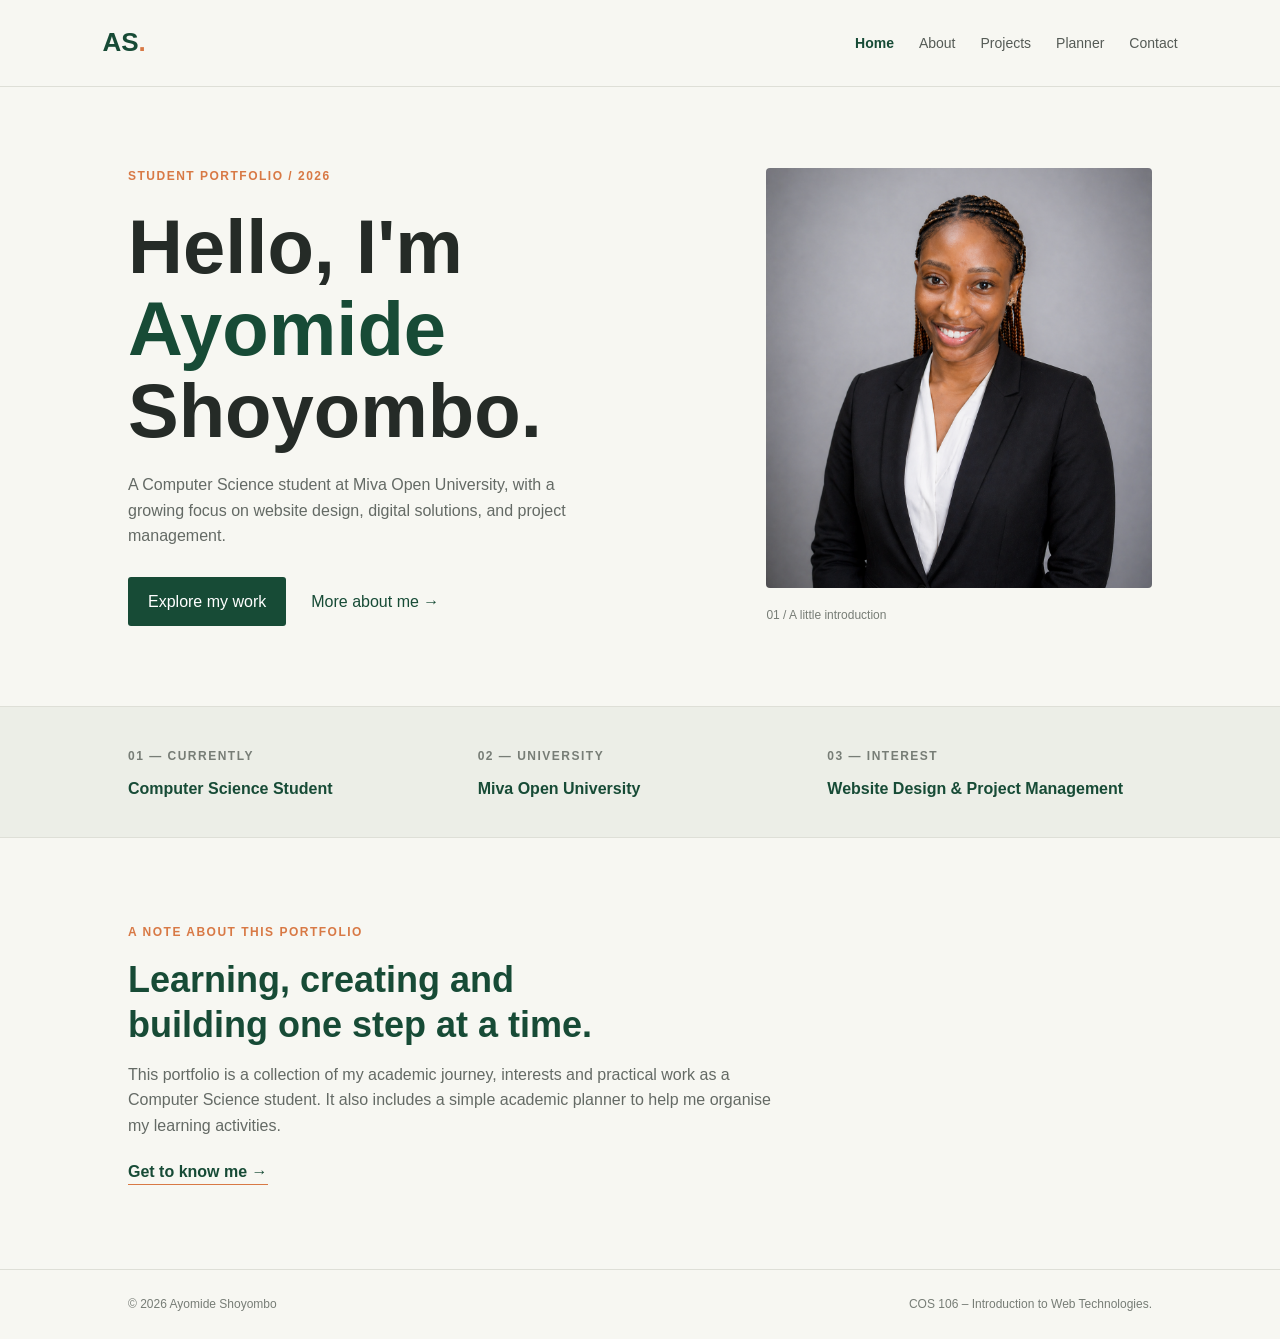
<file: index.html>
<!DOCTYPE html>
<html lang="en">
<head>
    <meta charset="UTF-8">
    <meta name="viewport" content="width=device-width, initial-scale=1.0">
    <title>Ayomide Shoyombo | Student Portfolio</title>
    <link rel="stylesheet" href="css/style.css">
</head>

<body>

    <header class="site-header">
        <a href="index.html" class="logo">AS<span>.</span></a>

        <nav>
            <a href="index.html" class="active">Home</a>
            <a href="about.html">About</a>
            <a href="projects.html">Projects</a>
            <a href="planner.html">Planner</a>
            <a href="contact.html">Contact</a>
        </nav>
    </header>

    <main>

        <section class="hero">

            <div class="hero-content">
                <p class="eyebrow">STUDENT PORTFOLIO / 2026</p>

                <h1>
                    Hello, I'm<br>
                    <span>Ayomide</span><br>
                    Shoyombo.
                </h1>

                <p class="hero-description">
                    A Computer Science student at Miva Open University,
                    with a growing focus on website design, digital solutions, and project management.
                </p>

                <div class="hero-buttons">
                    <a href="projects.html" class="btn-primary">
                        Explore my work
                    </a>

                    <a href="about.html" class="btn-secondary">
                        More about me →
                    </a>
                </div>
            </div>

            <div class="hero-image">
                <img src="images/ayomide.jpg.png"
                     alt="Photograph of Ayomide Shoyombo">
                <p class="image-caption">01 / A little introduction</p>
            </div>

        </section>

        <section class="intro-strip">
            <div>
                <span class="small-label">01 — CURRENTLY</span>
                <h3>Computer Science Student</h3>
            </div>

            <div>
                <span class="small-label">02 — UNIVERSITY</span>
                <h3>Miva Open University</h3>
            </div>

            <div>
                <span class="small-label">03 — INTEREST</span>
                <h3>Website Design & Project Management</h3>
            </div>
        </section>

        <section class="welcome-section">
            <p class="eyebrow">A NOTE ABOUT THIS PORTFOLIO</p>

            <h2>
                Learning, creating and<br>
                building one step at a time.
            </h2>

            <p>
                This portfolio is a collection of my academic journey,
                interests and practical work as a Computer Science student.
                It also includes a simple academic planner to help me
                organise my learning activities.
            </p>

            <a href="about.html" class="text-link">
                Get to know me →
            </a>
        </section>

    </main>

    <footer class="site-footer">
        <p>© 2026 Ayomide Shoyombo</p>
        <p>COS 106 – Introduction to Web Technologies.</p>
    </footer>

</body>
</html>
</file>
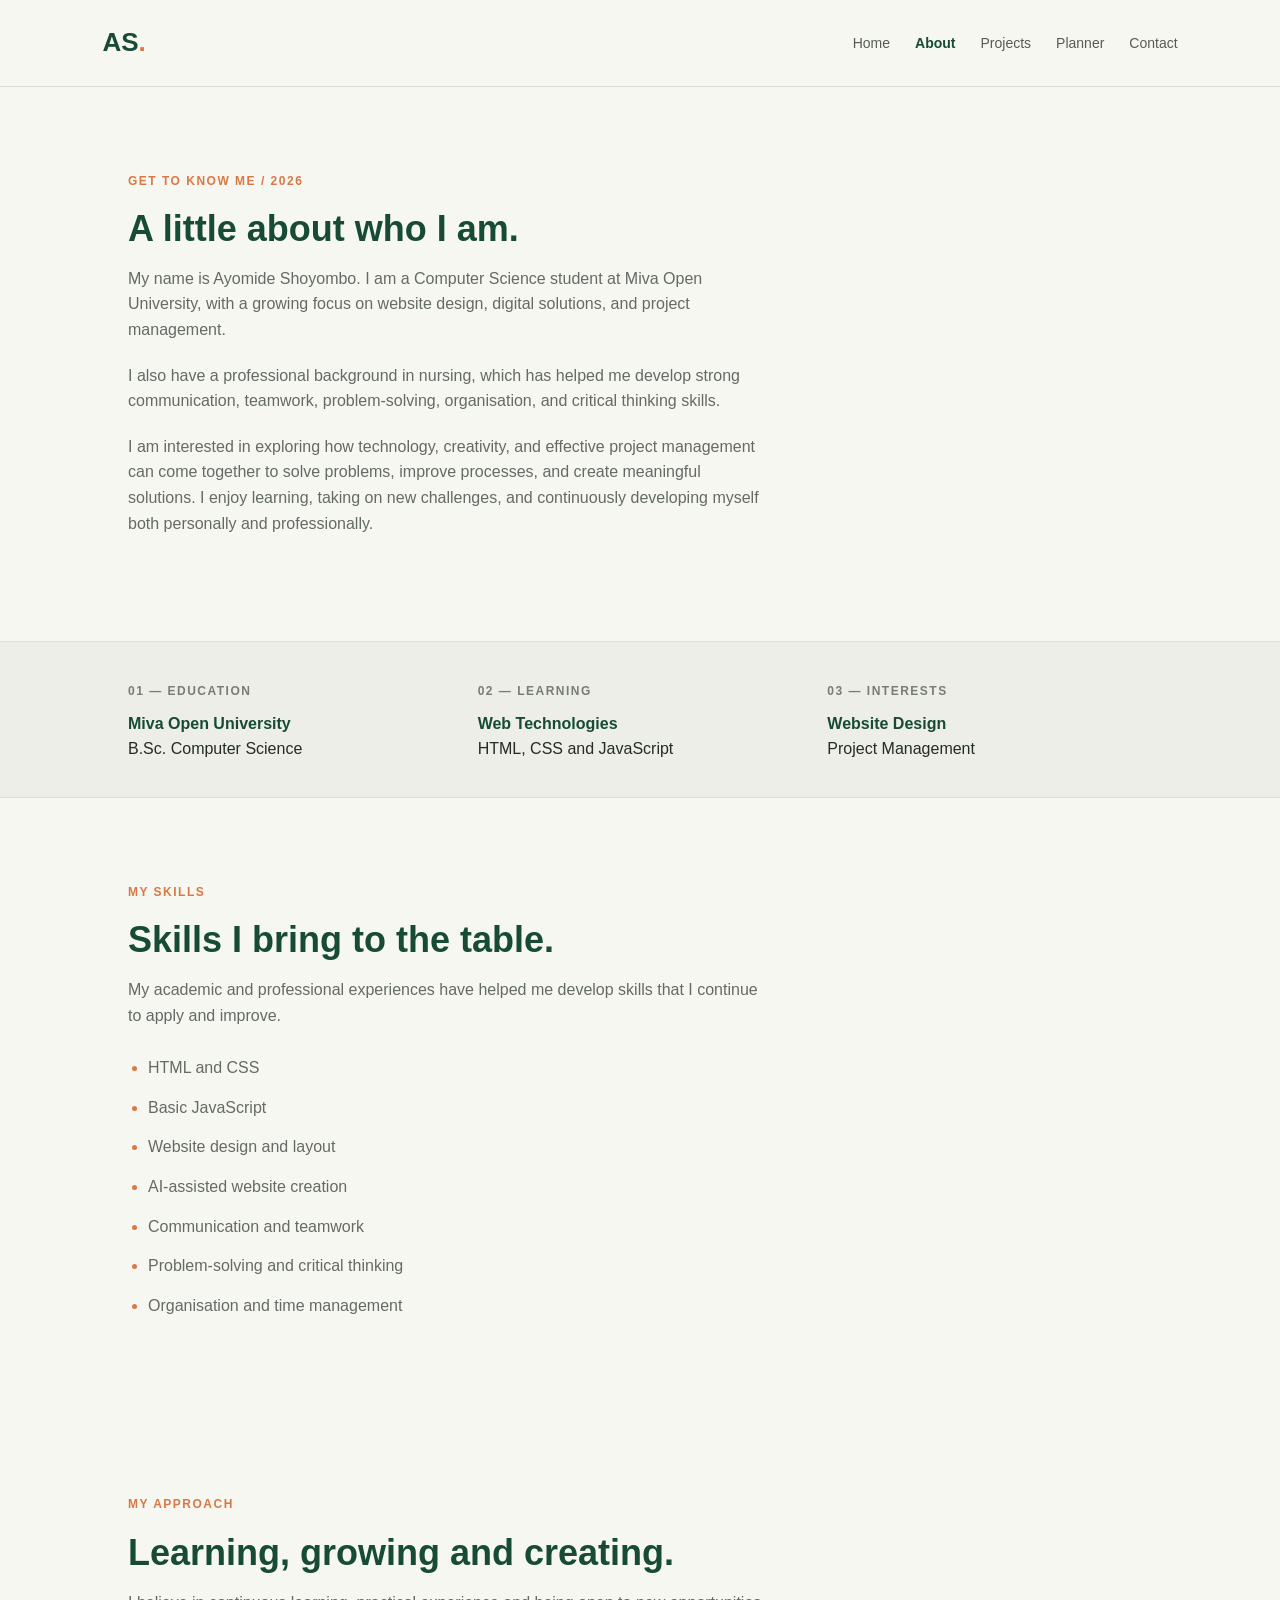
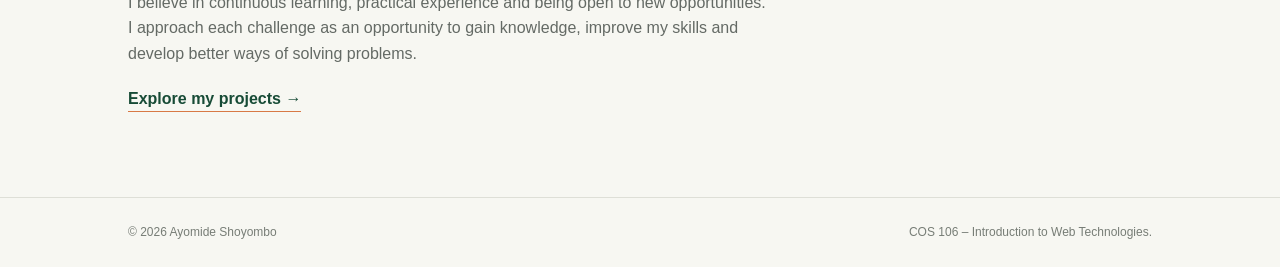
<file: about.html>
<!DOCTYPE html>
<html lang="en">
<head>
    <meta charset="UTF-8">
    <meta name="viewport" content="width=device-width, initial-scale=1.0">
    <title>About Me | Ayomide Shoyombo</title>
    <link rel="stylesheet" href="css/style.css">
</head>

<body>

<header class="site-header">
    <a href="index.html" class="logo">AS<span>.</span></a>

    <nav>
        <a href="index.html">Home</a>
        <a href="about.html" class="active">About</a>
        <a href="projects.html">Projects</a>
        <a href="planner.html">Planner</a>
        <a href="contact.html">Contact</a>
    </nav>
</header>

<main>

    <!-- INTRODUCTION -->

    <section class="welcome-section">
        <p class="eyebrow">GET TO KNOW ME / 2026</p>

        <h2>A little about who I am.</h2>

        <p>
            My name is Ayomide Shoyombo. I am a Computer Science student
            at Miva Open University, with a growing focus on website
            design, digital solutions, and project management.
        </p>

        <p>
            I also have a professional background in nursing, which
            has helped me develop strong communication, teamwork,
            problem-solving, organisation, and critical thinking skills.
        </p>

        <p>
            I am interested in exploring how technology, creativity,
            and effective project management can come together to
            solve problems, improve processes, and create meaningful
            solutions. I enjoy learning, taking on new challenges,
            and continuously developing myself both personally
            and professionally.
        </p>
    </section>

    <!-- EDUCATION AND INTERESTS -->

    <section class="intro-strip">

        <div>
            <span class="small-label">01 — EDUCATION</span>
            <h3>Miva Open University</h3>
            <p>B.Sc. Computer Science</p>
        </div>

        <div>
            <span class="small-label">02 — LEARNING</span>
            <h3>Web Technologies</h3>
            <p>HTML, CSS and JavaScript</p>
        </div>

        <div>
            <span class="small-label">03 — INTERESTS</span>
            <h3>Website Design</h3>
            <p>Project Management</p>
        </div>

    </section>

    <!-- SKILLS -->

    <section class="welcome-section">
        <p class="eyebrow">MY SKILLS</p>

        <h2>Skills I bring to the table.</h2>

        <p>
            My academic and professional experiences have helped
            me develop skills that I continue to apply and improve.
        </p>

        <ul class="skills-list">
            <li>HTML and CSS</li>
            <li>Basic JavaScript</li>
            <li>Website design and layout</li>
            <li>AI-assisted website creation</li>
            <li>Communication and teamwork</li>
            <li>Problem-solving and critical thinking</li>
            <li>Organisation and time management</li>
        </ul>
    </section>

    <!-- PERSONAL APPROACH -->

    <section class="welcome-section">
        <p class="eyebrow">MY APPROACH</p>

        <h2>Learning, growing and creating.</h2>

        <p>
            I believe in continuous learning, practical experience
            and being open to new opportunities. I approach each
            challenge as an opportunity to gain knowledge, improve
            my skills and develop better ways of solving problems.
        </p>

        <a href="projects.html" class="text-link">
            Explore my projects →
        </a>
    </section>

</main>

<footer class="site-footer">
    <p>© 2026 Ayomide Shoyombo</p>
    <p>COS 106 – Introduction to Web Technologies.</p>
</footer>

</body>
</html>
</file>
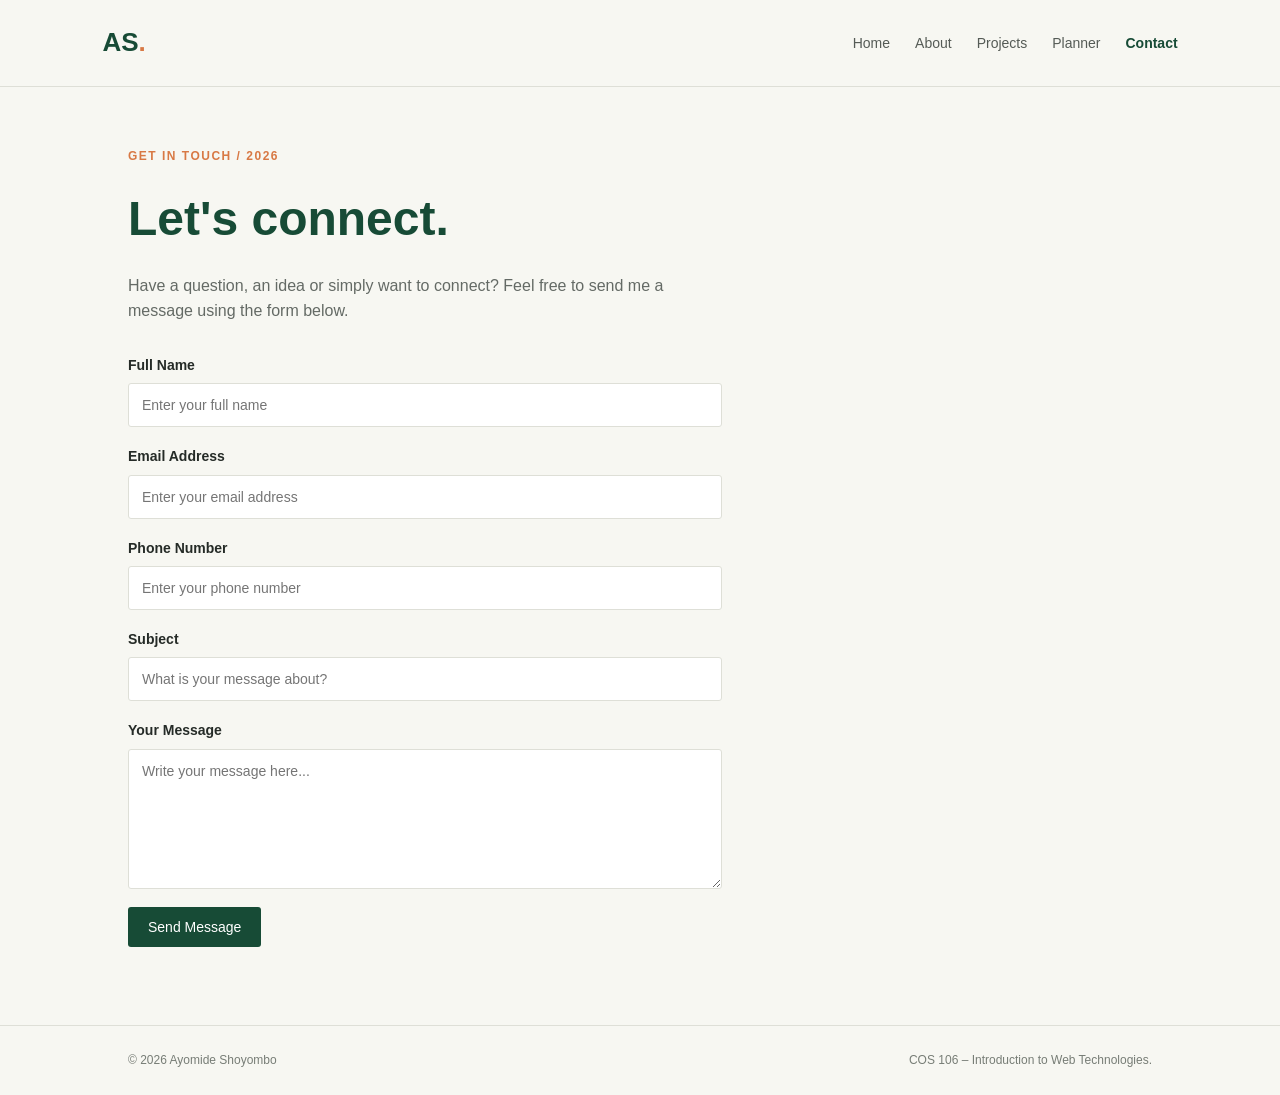
<file: contact.html>
<!DOCTYPE html>
<html lang="en">
<head>
    <meta charset="UTF-8">
    <meta name="viewport" content="width=device-width, initial-scale=1.0">
    <title>Contact | Ayomide Shoyombo</title>
    <link rel="stylesheet" href="css/style.css">
</head>

<body>

<header class="site-header">
    <a href="index.html" class="logo">AS<span>.</span></a>

    <nav>
        <a href="index.html">Home</a>
        <a href="about.html">About</a>
        <a href="projects.html">Projects</a>
        <a href="planner.html">Planner</a>
        <a href="contact.html" class="active">Contact</a>
    </nav>
</header>

<main>

    <section class="contact-section">

        <p class="eyebrow">GET IN TOUCH / 2026</p>

        <h1>Let's connect.</h1>

        <p>
            Have a question, an idea or simply want to connect?
            Feel free to send me a message using the form below.
        </p>

        <form class="contact-form" id="contactForm">

            <div class="form-group">
                <label for="name">Full Name</label>
                <input type="text" id="name"
                       placeholder="Enter your full name" required>
            </div>

            <div class="form-group">
                <label for="email">Email Address</label>
                <input type="email" id="email"
                       placeholder="Enter your email address" required>
            </div>

            <div class="form-group">
                <label for="phone">Phone Number</label>
                <input
                    type="tel"
                    id="phone"
                    name="phone"
                    placeholder="Enter your phone number"
                    inputmode="numeric"
                    pattern="[0-9]*"
                    oninput="this.value = this.value.replace(/[^0-9]/g, '')"
                    required
                >
            </div>

            <div class="form-group">
                <label for="subject">Subject</label>
                <input type="text" id="subject"
                       placeholder="What is your message about?"
                       required>
            </div>

            <div class="form-group">
                <label for="message">Your Message</label>
                <textarea id="message"
                          placeholder="Write your message here..."
                          required></textarea>
            </div>

            <button type="submit" class="btn-primary">
                Send Message
            </button>

            <p id="formMessage" aria-live="polite"></p>

        </form>

    </section>

</main>

<footer class="site-footer">
    <p>© 2026 Ayomide Shoyombo</p>
    <p>COS 106 – Introduction to Web Technologies.</p>
</footer>

<script>

    const contactForm = document.getElementById("contactForm");
    const formMessage = document.getElementById("formMessage");

    contactForm.addEventListener("submit", function(event) {

        event.preventDefault();

        const name = document.getElementById("name").value.trim();
        const email = document.getElementById("email").value.trim();
        const phone = document.getElementById("phone").value.trim();
        const subject = document.getElementById("subject").value.trim();
        const message = document.getElementById("message").value.trim();

        if (!name || !email || !phone || !subject || !message) {
            formMessage.textContent = "Please complete all fields.";
            return;
        }

        formMessage.textContent =
            "Thank you, " + name + "! Your form has been submitted successfully.";

        contactForm.reset();

    });

</script>

<script src="js/script.js"></script>

</body>
</html>
</file>
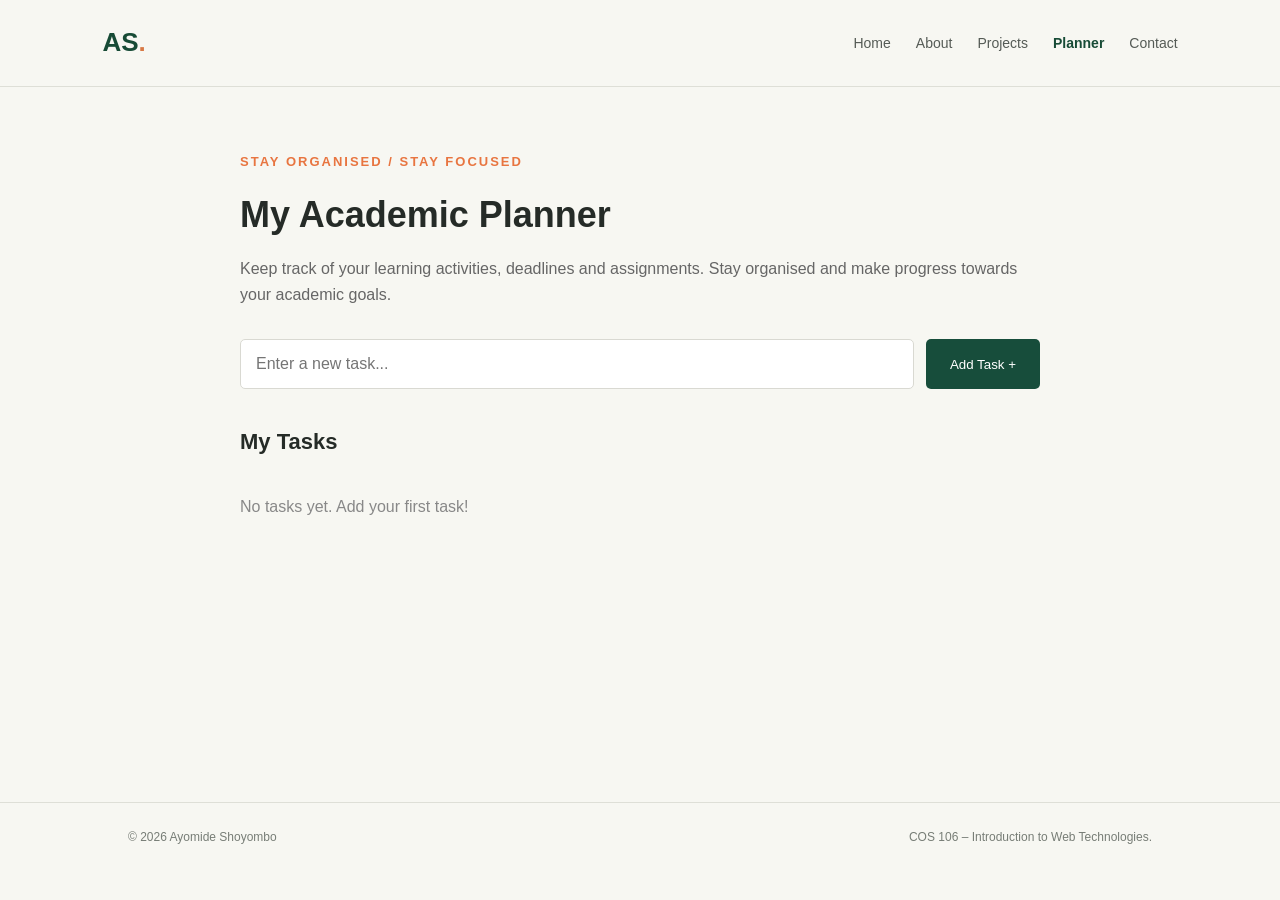
<file: planner.html>
<!DOCTYPE html>
<html lang="en">
<head>
    <meta charset="UTF-8">
    <meta name="viewport" content="width=device-width, initial-scale=1.0">

    <title>Academic Planner | Ayomide Shoyombo</title>

    <link rel="stylesheet" href="css/style.css">

    <style>
        .planner-container {
            max-width: 850px;
            margin: 65px auto;
            padding: 0 25px;
            min-height: 65vh;
        }

        .planner-tag {
            color: #e87540;
            font-size: 13px;
            font-weight: bold;
            letter-spacing: 2px;
            margin-bottom: 14px;
        }

        .planner-container h1 {
            font-size: 36px;
            margin-bottom: 12px;
        }

        .planner-subtitle {
            color: #666;
            line-height: 1.6;
            margin-bottom: 32px;
        }

        .task-form {
            display: flex;
            gap: 12px;
            margin-bottom: 35px;
        }

        .task-form input {
            flex: 1;
            min-width: 0;
            padding: 15px;
            border: 1px solid #d9d9d2;
            border-radius: 5px;
            font-size: 16px;
        }

        .add-btn {
            background: #174d3b;
            color: white;
            padding: 0 24px;
            border: none;
            border-radius: 5px;
            cursor: pointer;
        }

        .add-btn:hover {
            background: #103b2d;
        }

        .planner-container h2 {
            font-size: 22px;
            margin-bottom: 15px;
        }

        .task {
            display: flex;
            align-items: center;
            gap: 12px;
            padding: 18px 5px;
            border-bottom: 1px solid #deded7;
        }

        .task input[type="checkbox"] {
            width: 17px;
            height: 17px;
            accent-color: #174d3b;
            cursor: pointer;
            flex-shrink: 0;
        }

        .task span {
            flex: 1;
            overflow-wrap: anywhere;
            line-height: 1.5;
        }

        .task.completed span {
            text-decoration: line-through;
            color: #999;
        }

        .delete-btn {
            background: #f5e3dc;
            color: #b83e25;
            padding: 9px 13px;
            border: none;
            border-radius: 5px;
            cursor: pointer;
        }

        .delete-btn:hover {
            background: #f0d3c8;
        }

        .empty {
            color: #888;
            padding: 20px 0;
        }

        @media (max-width: 600px) {
            .planner-container {
                margin: 45px auto;
            }

            .planner-container h1 {
                font-size: 29px;
            }

            .task-form {
                flex-direction: column;
            }

            .add-btn {
                padding: 15px;
            }
        }
    </style>
</head>

<body>

<header class="site-header">
    <a href="index.html" class="logo">AS<span>.</span></a>

    <nav>
        <a href="index.html">Home</a>
        <a href="about.html">About</a>
        <a href="projects.html">Projects</a>
        <a href="planner.html" class="active">Planner</a>
        <a href="contact.html">Contact</a>
    </nav>
</header>

<main class="planner-container">

    <p class="planner-tag">STAY ORGANISED / STAY FOCUSED</p>

    <h1>My Academic Planner</h1>

    <p class="planner-subtitle">
        Keep track of your learning activities, deadlines
        and assignments. Stay organised and make progress
        towards your academic goals.
    </p>

    <form class="task-form" id="taskForm">

        <input
            type="text"
            id="taskInput"
            placeholder="Enter a new task..."
            required
        >

        <button class="add-btn" type="submit">
            Add Task +
        </button>

    </form>

    <h2>My Tasks</h2>

    <div id="taskList"></div>

</main>

<footer class="site-footer">
    <p>© 2026 Ayomide Shoyombo</p>
    <p>COS 106 – Introduction to Web Technologies.</p>
</footer>

<script>

const taskForm = document.getElementById("taskForm");
const taskInput = document.getElementById("taskInput");
const taskList = document.getElementById("taskList");

let tasks = JSON.parse(
    localStorage.getItem("portfolioAcademicTasks")
) || [];

function saveTasks() {
    localStorage.setItem(
        "portfolioAcademicTasks",
        JSON.stringify(tasks)
    );
}

function renderTasks() {

    taskList.innerHTML = "";

    if (tasks.length === 0) {
        taskList.innerHTML =
            '<p class="empty">No tasks yet. Add your first task!</p>';
        return;
    }

    tasks.forEach((task, index) => {

        const row = document.createElement("div");

        row.className = "task" +
            (task.completed ? " completed" : "");

        const checkbox = document.createElement("input");

        checkbox.type = "checkbox";
        checkbox.checked = task.completed;

        checkbox.addEventListener("change", () => {

            tasks[index].completed = checkbox.checked;

            saveTasks();
            renderTasks();

        });

        const text = document.createElement("span");

        text.textContent = task.name;

        const deleteButton = document.createElement("button");

        deleteButton.className = "delete-btn";
        deleteButton.textContent = "Delete";

        deleteButton.addEventListener("click", () => {

            tasks.splice(index, 1);

            saveTasks();
            renderTasks();

        });

        row.append(checkbox, text, deleteButton);

        taskList.appendChild(row);

    });

}

taskForm.addEventListener("submit", (event) => {

    event.preventDefault();

    const name = taskInput.value.trim();

    if (!name) return;

    tasks.push({
        name: name,
        completed: false
    });

    saveTasks();
    renderTasks();

    taskInput.value = "";
    taskInput.focus();

});

renderTasks();

</script>

</body>
</html>
</file>
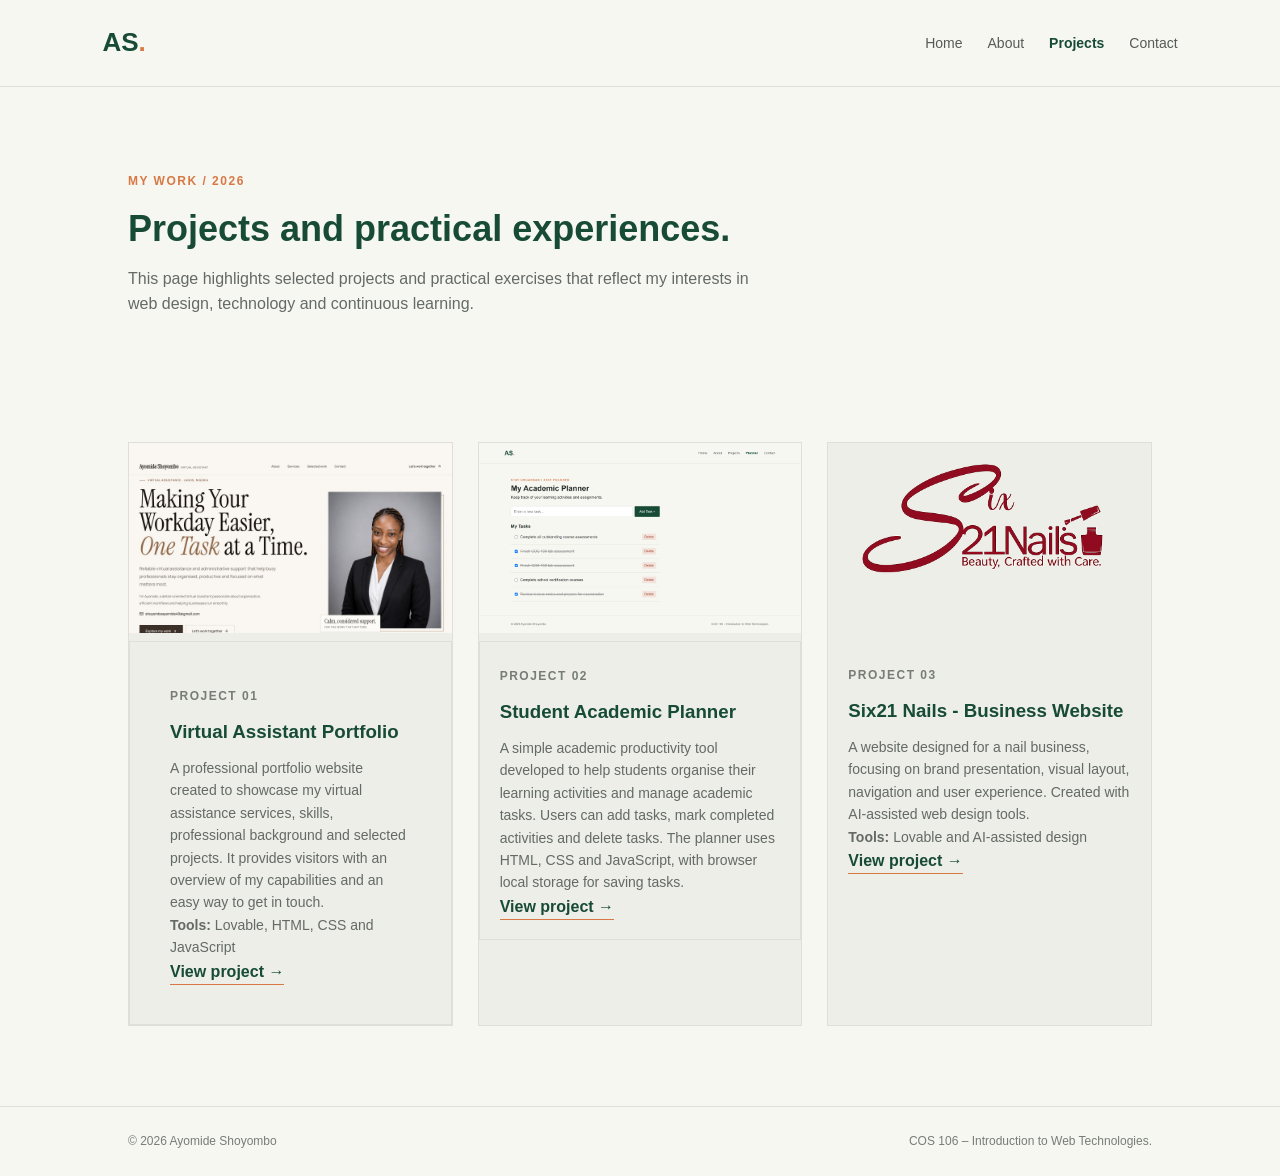
<file: projects.html>
<!DOCTYPE html>
<html lang="en">
<head>
    <meta charset="UTF-8">
    <meta name="viewport" content="width=device-width, initial-scale=1.0">
    <title>My Projects | Ayomide Shoyombo</title>
    <link rel="stylesheet" href="css/style.css">
</head>

<body>

<header class="site-header">
    <a href="index.html" class="logo">AS<span>.</span></a>

    <nav>
        <a href="index.html">Home</a>
        <a href="about.html">About</a>
        <a href="projects.html" class="active">Projects</a>
        <a href="contact.html">Contact</a>
    </nav>
</header>

<main>

    <section class="welcome-section">
        <p class="eyebrow">MY WORK / 2026</p>

        <h2>Projects and practical experiences.</h2>

        <p>
            This page highlights selected projects and practical
            exercises that reflect my interests in web design,
            technology and continuous learning.
        </p>
    </section>

    <section class="project-grid">

        <article class="project-card">
            <img src="images/va-portfolio.jpeg"
                 alt="Personal portfolio website">

            
<div class="project-card">

    <div class="project-content">
         <span class="small-label">PROJECT 01</span>

        <h3>Virtual Assistant Portfolio</h3>

        <p>
            A professional portfolio website created to showcase
            my virtual assistance services, skills, professional
            background and selected projects. It provides visitors
            with an overview of my capabilities and an easy way
            to get in touch.
        </p>

        <p class="project-tech">
            <strong>Tools:</strong> Lovable, HTML, CSS and JavaScript
        </p>

        <a href="https://ayomideshoyombo.lovable.app"
           class="text-link"
           target="_blank"
           rel="noopener noreferrer">
            View project →
        </a>
    </div>
</div>

        </article>

        <article class="project-card">
            <img src="images/academicplanner.jpg"
                 alt="Academic task planner">

            
<div class="project-card">
      <span class="small-label">PROJECT 02</span>
    
    <h3>Student Academic Planner</h3>

    <p>
        A simple academic productivity tool developed to help
        students organise their learning activities and manage
        academic tasks. Users can add tasks, mark completed
        activities and delete tasks. The planner uses HTML,
        CSS and JavaScript, with browser local storage for
        saving tasks.
    </p>

    <a href="planner.html"
       class="text-link"
       target="_blank"
       rel="noopener noreferrer">
       View project →
    </a>
</div>

        </article>

        <article class="project-card">
            <img src="images/six21nails.jpg.png"
                 alt="Business website design">

            <div>
                <span class="small-label">PROJECT 03</span>

                
            <h3>Six21 Nails - Business Website</h3>

            <p>
               A website designed for a nail business, focusing on
               brand presentation, visual layout, navigation and
               user experience. Created with AI-assisted web design tools.
            </p>

            <p><strong>Tools:</strong> Lovable and AI-assisted design</p>


                
                <a href="https://six21nails.lovable.app"
                   class="text-link"
                   target="_blank"
                   rel="noopener noreferrer">
                   View project →
                </a>

            </div>
        </article>

    </section>

</main>

<footer class="site-footer">
    <p>© 2026 Ayomide Shoyombo</p>
    <p>COS 106 – Introduction to Web Technologies.</p>
</footer>

</body>
</html>
</file>
<file: css/style.css>
/* GENERAL STYLES */

* {
    margin: 0;
    padding: 0;
    box-sizing: border-box;
}

body {
    font-family: Arial, Helvetica, sans-serif;
    background-color: #f7f7f2;
    color: #252b27;
    line-height: 1.6;
}

a {
    text-decoration: none;
    color: inherit;
}

/* HEADER AND NAVIGATION */

.site-header {
    display: flex;
    justify-content: space-between;
    align-items: center;
    padding: 22px 8%;
    border-bottom: 1px solid #dedfd7;
}

.logo {
    font-size: 26px;
    font-weight: bold;
    color: #174b36;
}

.logo span {
    color: #d87945;
}

nav {
    display: flex;
    gap: 25px;
}

nav a {
    font-size: 14px;
    color: #555b56;
    transition: color 0.3s ease;
}

nav a:hover,
nav a.active {
    color: #174b36;
    font-weight: bold;
}

/* HOMEPAGE HERO */

.hero {
    display: grid;
    grid-template-columns: 1.2fr 0.8fr;
    gap: 60px;
    align-items: center;
    padding: 80px 10%;
}

.eyebrow,
.small-label {
    color: #d87945;
    font-size: 12px;
    font-weight: bold;
    letter-spacing: 1.5px;
}

.hero h1 {
    font-size: clamp(42px, 6vw, 76px);
    line-height: 1.08;
    margin: 20px 0;
    color: #252b27;
}

.hero h1 span {
    color: #174b36;
}

.hero-description {
    max-width: 470px;
    color: #646a65;
    margin-bottom: 28px;
}

.hero-image img {
    width: 100%;
    height: 420px;
    object-fit: cover;
    border-radius: 4px;
    background-color: #e5e7df;
}

.image-caption {
    font-size: 12px;
    color: #777d76;
    margin-top: 10px;
}

/* BUTTONS */

.hero-buttons {
    display: flex;
    flex-wrap: wrap;
    gap: 15px;
}

.btn-primary {
    background-color: #174b36;
    color: white;
    padding: 12px 20px;
    border-radius: 3px;
    transition: background 0.3s ease;
}

.btn-primary:hover {
    background-color: #246b4d;
}

.btn-secondary {
    padding: 12px 10px;
    color: #174b36;
}

/* INTRODUCTION STRIP */

.intro-strip {
    display: grid;
    grid-template-columns: repeat(3, 1fr);
    gap: 25px;
    padding: 35px 10%;
    background-color: #eceee7;
    border-top: 1px solid #dedfd7;
    border-bottom: 1px solid #dedfd7;
}

.intro-strip h3 {
    font-size: 16px;
    margin-top: 8px;
    color: #174b36;
}

.small-label {
    color: #777d76;
}

/* WELCOME SECTION */

.welcome-section {
    padding: 85px 10%;
    max-width: 900px;
}

.welcome-section h2 {
    font-size: 36px;
    line-height: 1.25;
    margin: 15px 0;
    color: #174b36;
}

.welcome-section p:not(.eyebrow) {
    color: #646a65;
    max-width: 650px;
    margin-bottom: 20px;
}

.text-link {
    color: #174b36;
    font-weight: bold;
    border-bottom: 1px solid #d87945;
    padding-bottom: 4px;
}

/* FOOTER */

.site-footer {
    padding: 25px 10%;
    border-top: 1px solid #dedfd7;
    display: flex;
    justify-content: space-between;
    gap: 15px;
    flex-wrap: wrap;
    color: #777d76;
    font-size: 12px;
}

/* MOBILE RESPONSIVENESS */

@media (max-width: 768px) {

    .site-header {
        flex-direction: column;
        gap: 15px;
        padding: 20px 5%;
    }

    nav {
        justify-content: center;
        flex-wrap: wrap;
        gap: 12px 18px;
    }

    .hero {
        grid-template-columns: 1fr;
        padding: 50px 7%;
        gap: 30px;
    }

    .hero-image img {
        height: 350px;
    }

    .intro-strip {
        grid-template-columns: 1fr;
        padding: 30px 7%;
    }

    .welcome-section {
        padding: 60px 7%;
    }

    .welcome-section h2 {
        font-size: 29px;
    }

    .site-footer {
        flex-direction: column;
        padding: 25px 7%;
    }
}


/* PROJECTS PAGE */

.project-grid {
    display: grid;
    grid-template-columns: repeat(3, 1fr);
    gap: 25px;
    padding: 20px 10% 80px;
}

.project-card {
    background: #eceee7;
    border: 1px solid #dedfd7;
}

.project-card img {
    width: 100%;
    height: 190px;
    object-fit: cover;
}

.project-card div {
    padding: 20px;
}

.project-card h3 {
    color: #174b36;
    margin: 10px 0;
}

.project-card p {
    color: #646a65;
    font-size: 14px;
}

@media (max-width: 768px) {
    .project-grid {
        grid-template-columns: 1fr;
        padding: 20px 7% 60px;
    }
}
 

/* ABOUT PAGE SKILLS */

.skills-list {
    margin: 20px 0 0 20px;
    color: #646a65;
}

.skills-list li {
    padding: 7px 0;
}

.skills-list li::marker {
    color: #d87945;
}


/* CONTACT PAGE */

.contact-section {
    padding: 60px 10%;
    max-width: 850px;
}

.contact-section h1 {
    font-size: 48px;
    color: #174b36;
    margin: 15px 0;
}

.contact-section > p:not(.eyebrow) {
    color: #646a65;
}

.contact-form {
    margin-top: 30px;
    display: grid;
    gap: 18px;
}

.form-group {
    display: flex;
    flex-direction: column;
    gap: 7px;
}

.form-group label {
    font-size: 14px;
    font-weight: bold;
    color: #252b27;
}

.contact-form input,
.contact-form textarea {
    width: 100%;
    padding: 13px;
    border: 1px solid #dedfd7;
    border-radius: 3px;
    background: white;
    font-family: Arial, sans-serif;
    font-size: 14px;
}

.contact-form input:focus,
.contact-form textarea:focus {
    outline: 1px solid #174b36;
}

.contact-form textarea {
    min-height: 140px;
    resize: vertical;
}

.contact-form button {
    border: none;
    cursor: pointer;
    width: fit-content;
    font-family: Arial, sans-serif;
    font-size: 14px;
}

#formMessage {
    color: #174b36;
    font-size: 14px;
    font-weight: bold;
}

@media (max-width: 768px) {
    .contact-section {
        padding: 45px 7%;
    }

    .contact-section h1 {
        font-size: 38px;
    }
}
</file>
